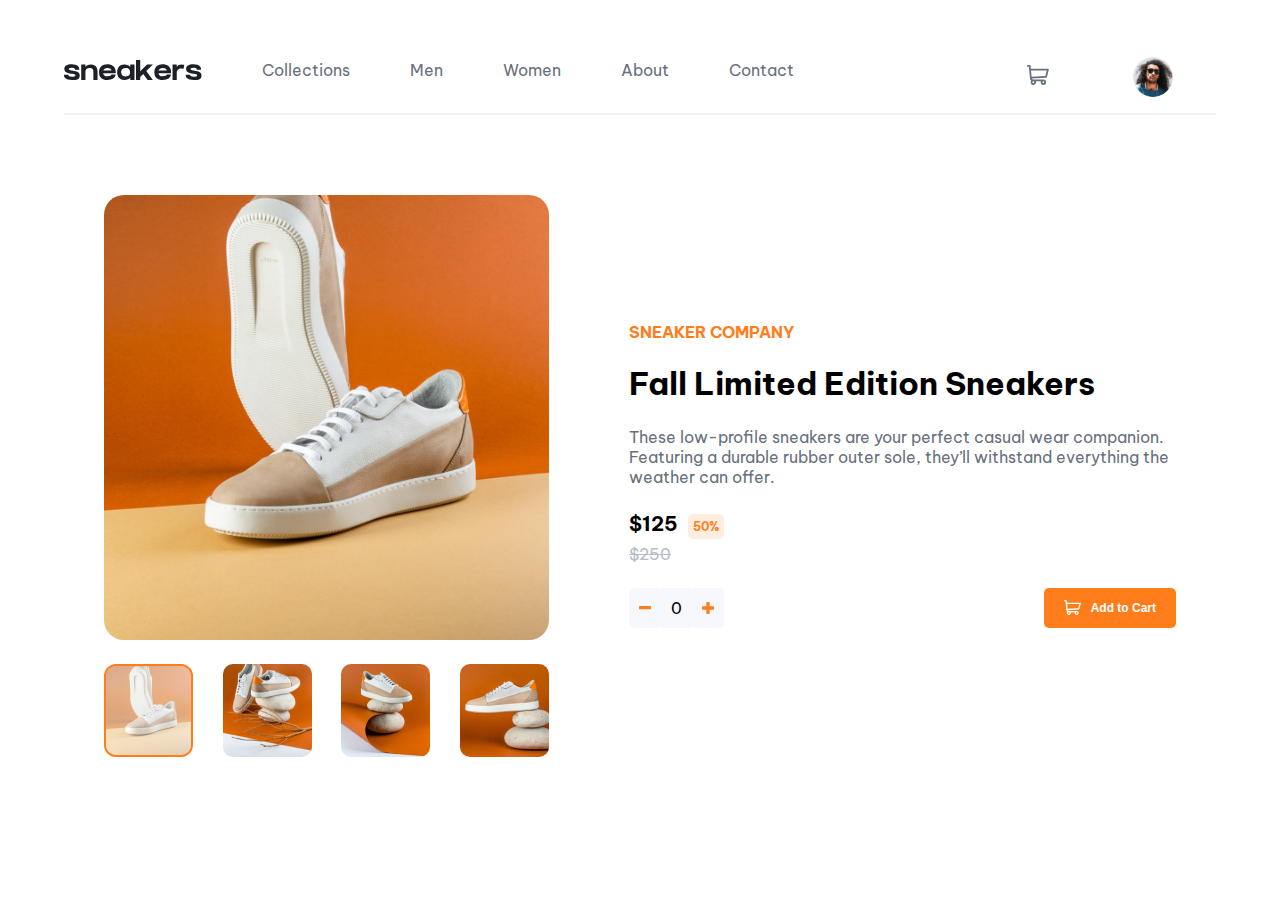
<file: index.html>
<!DOCTYPE html>
<html lang="en">

<head>
    <meta charset="UTF-8">
    <meta name="viewport" content="width=device-width, initial-scale=1.0">
    <title>Product Page</title>

    <link rel="preconnect" href="https://fonts.googleapis.com">
    <link rel="preconnect" href="https://fonts.gstatic.com" crossorigin>
    <link href="https://fonts.googleapis.com/css2?family=Be+Vietnam+Pro:wght@400;700&display=swap" rel="stylesheet">

    <link rel="stylesheet" href="./styles.css">
</head>

<body>
    <header class="container">
        <div class="open-nav" id="openMobileNav">
            <img src="./images/icon-menu.svg" alt="">
        </div>
        <div class="logo">
            <img src="./images/logo.svg" alt="logo">
        </div>
        <nav id="nav">
            <div class="close-nav" id="closeMobileNav">
                <img src="./images/icon-close.svg" alt="">
            </div>
            <a href="#" class="nav-link">Collections</a>
            <a href="#" class="nav-link">Men</a>
            <a href="#" class="nav-link">Women</a>
            <a href="#" class="nav-link">About</a>
            <a href="#" class="nav-link">Contact</a>
        </nav>
        <div class="details">
            <div style="position:relative" id="togglModal">
                <img src="./images/icon-cart.svg" alt="cart" class="cart-img" data-added-to-cart="3">
                <span id="badge" class="badge visibility-hidden">
                    <!-- Add count here using JS -->
                </span>
            </div>
            <div class="cart-modal visibility-hidden" id="cartModal">
                <p class="cart-modal-title">
                    Cart
                </p>
                <p class="empty-cart-message" id="cartMessage">Your cart is empty</p>
                <div class="modal-main" id="modalMain">
                    <div class="cart-modal-content">
                        <div class="cart-image">
                            <img src="./images/image-product-1.jpg" alt="">
                        </div>
                        <div class="cart-details" id="cartDetails">
                            <!-- Everything in here will be added by JS -->
                        </div>
                        <div class="cart-empty" id="emptyCart">
                            <img src="./images/icon-delete.svg" alt="">
                        </div>
                    </div>
                    <div class="cart-modal-checkout">
                        <button class="modal-checkout orange-btn">Checkout</button>
                    </div>
                </div>
            </div>
            <img src="./images/image-avatar.png" alt="avatar" class="avatar-img">

        </div>
    </header>
    <main class="container m-auto">
        <div class="slider">
            <div class="slider-images">
                <img src="./images/image-product-1.jpg" alt="slider-image" class="slider-image">
                <div class="next-image" id="nextImageBtn">
                    <img src="./images/icon-next.svg" alt="">
                </div>
                <div class="previous-image" id="previousImageBtn">
                    <img src="./images/icon-previous.svg" alt="">
                </div>
            </div>
            <div class="slider-thumbnails">
                <div class="thumbnail-container main" id="1">
                    <img src="./images/image-product-1-thumbnail.jpg" alt="slider thumbnail" class="slider-thumbnail"
                        id="1">
                </div>
                <div class="thumbnail-container main" id="2">
                    <img src="./images/image-product-2-thumbnail.jpg" alt="slider thumbnail" class="slider-thumbnail"
                        id="2">
                </div>
                <div class="thumbnail-container main" id="3">
                    <img src="./images/image-product-3-thumbnail.jpg" alt="slider thumbnail" class="slider-thumbnail"
                        id="3">
                </div>
                <div class="thumbnail-container main" id="4">
                    <img src="./images/image-product-4-thumbnail.jpg" alt="slider thumbnail" class="slider-thumbnail"
                        id="4">
                </div>
            </div>
        </div>
        <div class="product-details">
            <h2 class="product-manufacturer">
                Sneaker Company
            </h2>
            <h1 class="product-name" id="productName">
                Fall Limited Edition Sneakers
            </h1>
            <p class="product-description">
                These low-profile sneakers are your perfect casual wear companion. Featuring a durable rubber outer
                sole, they’ll withstand everything the weather can offer.
            </p>
            <div class="price-details">
                <div class="product-price">
                    <p class="discounted-price">$<span id="discountedPrice">125</span><span
                            class="discount-percentage">50%</span></p>
                    <p class="main-price">$250</p>
                </div>

            </div>
            <div class="adding-to-cart">
                <div class="number-of-items">
                    <button class="decrement" id="decrement"><img src="./images/icon-minus.svg" alt=""></button>
                    <p class="item-count" id="itemCount">0</p>
                    <button class="increment" id="increment"><img src="./images/icon-plus.svg" alt=""></button>
                </div>
                <button class="add-to-cart orange-btn" id="addToCart">
                    <img src="./images/icon-cart.svg" class="add-to-cart-icon">
                    Add to Cart
                </button>
            </div>
        </div>
    </main>
    <div class="slider-modal display-none">
        <div class="slider">
            <div class="close-modal" id="closeModal">
                <img src="./images/icon-close.svg" alt="close modal">
            </div>
            <div class="slider-images">
                <img src="./images/image-product-1.jpg" alt="slider-image" class="slider-image for-modal">
                <div class="next-image" id="nextModalBtn">
                    <img src="./images/icon-next.svg" alt="">
                </div>
                <div class="previous-image" id="previousModalBtn">
                    <img src="./images/icon-previous.svg" alt="">
                </div>
            </div>
            <div class="slider-thumbnails">
                <div class="thumbnail-container for-modal" id="1">
                    <img src="./images/image-product-1-thumbnail.jpg" alt="slider thumbnail" class="slider-thumbnail"
                        id="1">
                </div>
                <div class="thumbnail-container for-modal" id="2">
                    <img src="./images/image-product-2-thumbnail.jpg" alt="slider thumbnail" class="slider-thumbnail"
                        id="2">
                </div>
                <div class="thumbnail-container for-modal" id="3">
                    <img src="./images/image-product-3-thumbnail.jpg" alt="slider thumbnail" class="slider-thumbnail"
                        id="3">
                </div>
                <div class="thumbnail-container for-modal" id="4">
                    <img src="./images/image-product-4-thumbnail.jpg" alt="slider thumbnail" class="slider-thumbnail"
                        id="4">
                </div>
            </div>
        </div>
    </div>





    <script src="./slider.js"></script>
    <script src="./index.js"></script>
</body>

</html>
</file>
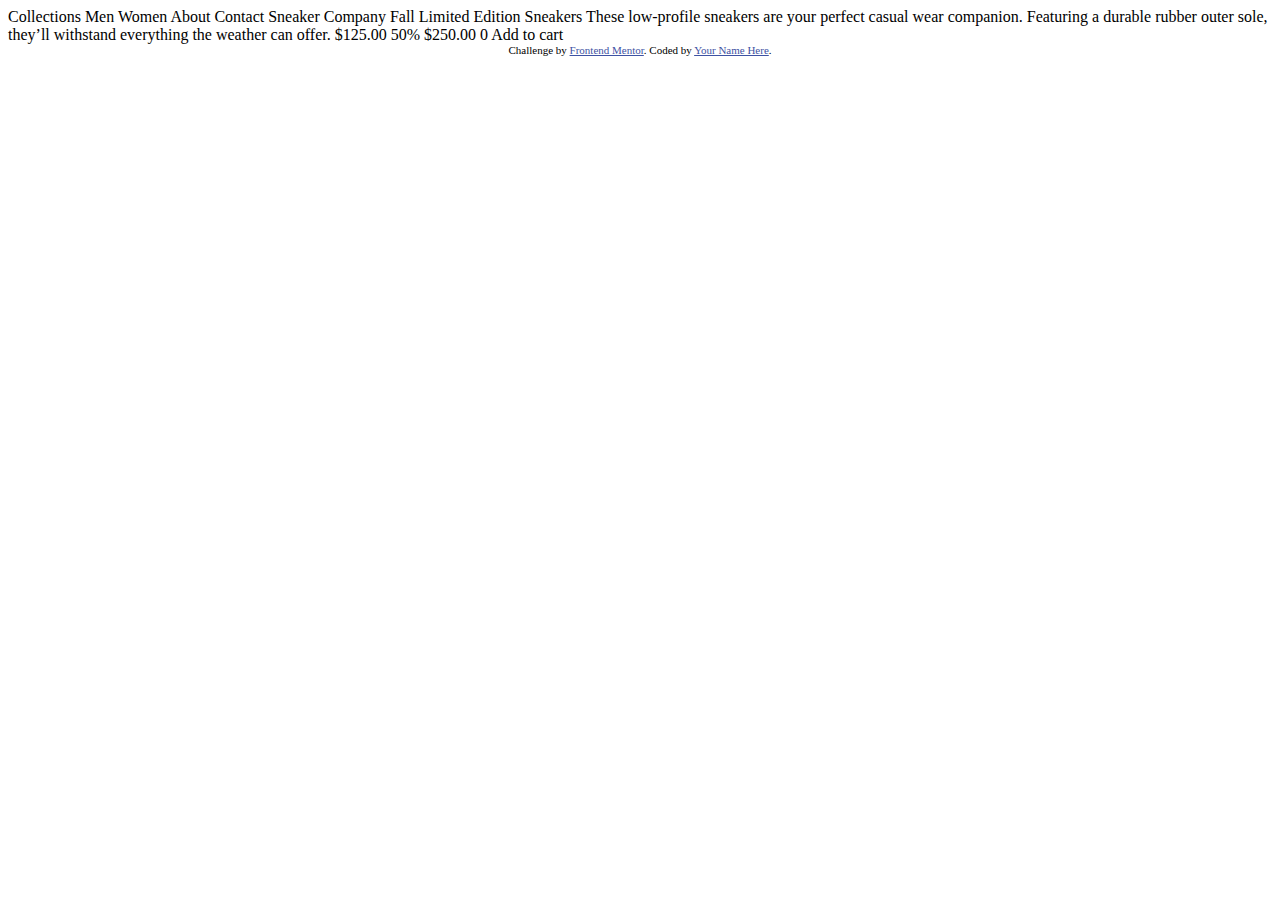
<file: others/index.html>
<!DOCTYPE html>
<html lang="en">
<head>
  <meta charset="UTF-8">
  <meta name="viewport" content="width=device-width, initial-scale=1.0"> <!-- displays site properly based on user's device -->

  <link rel="icon" type="image/png" sizes="32x32" href="./images/favicon-32x32.png">
  
  <title>Frontend Mentor | E-commerce product page</title>

  <!-- Feel free to remove these styles or customise in your own stylesheet 👍 -->
  <style>
    .attribution { font-size: 11px; text-align: center; }
    .attribution a { color: hsl(228, 45%, 44%); }
  </style>
</head>
<body>

  Collections
  Men
  Women
  About
  Contact

  Sneaker Company

  Fall Limited Edition Sneakers

  These low-profile sneakers are your perfect casual wear companion. Featuring a 
  durable rubber outer sole, they’ll withstand everything the weather can offer.

  $125.00
  50%
  $250.00

  0
  Add to cart
  
  <div class="attribution">
    Challenge by <a href="https://www.frontendmentor.io?ref=challenge" target="_blank">Frontend Mentor</a>. 
    Coded by <a href="#">Your Name Here</a>.
  </div>
</body>
</html>
</file>
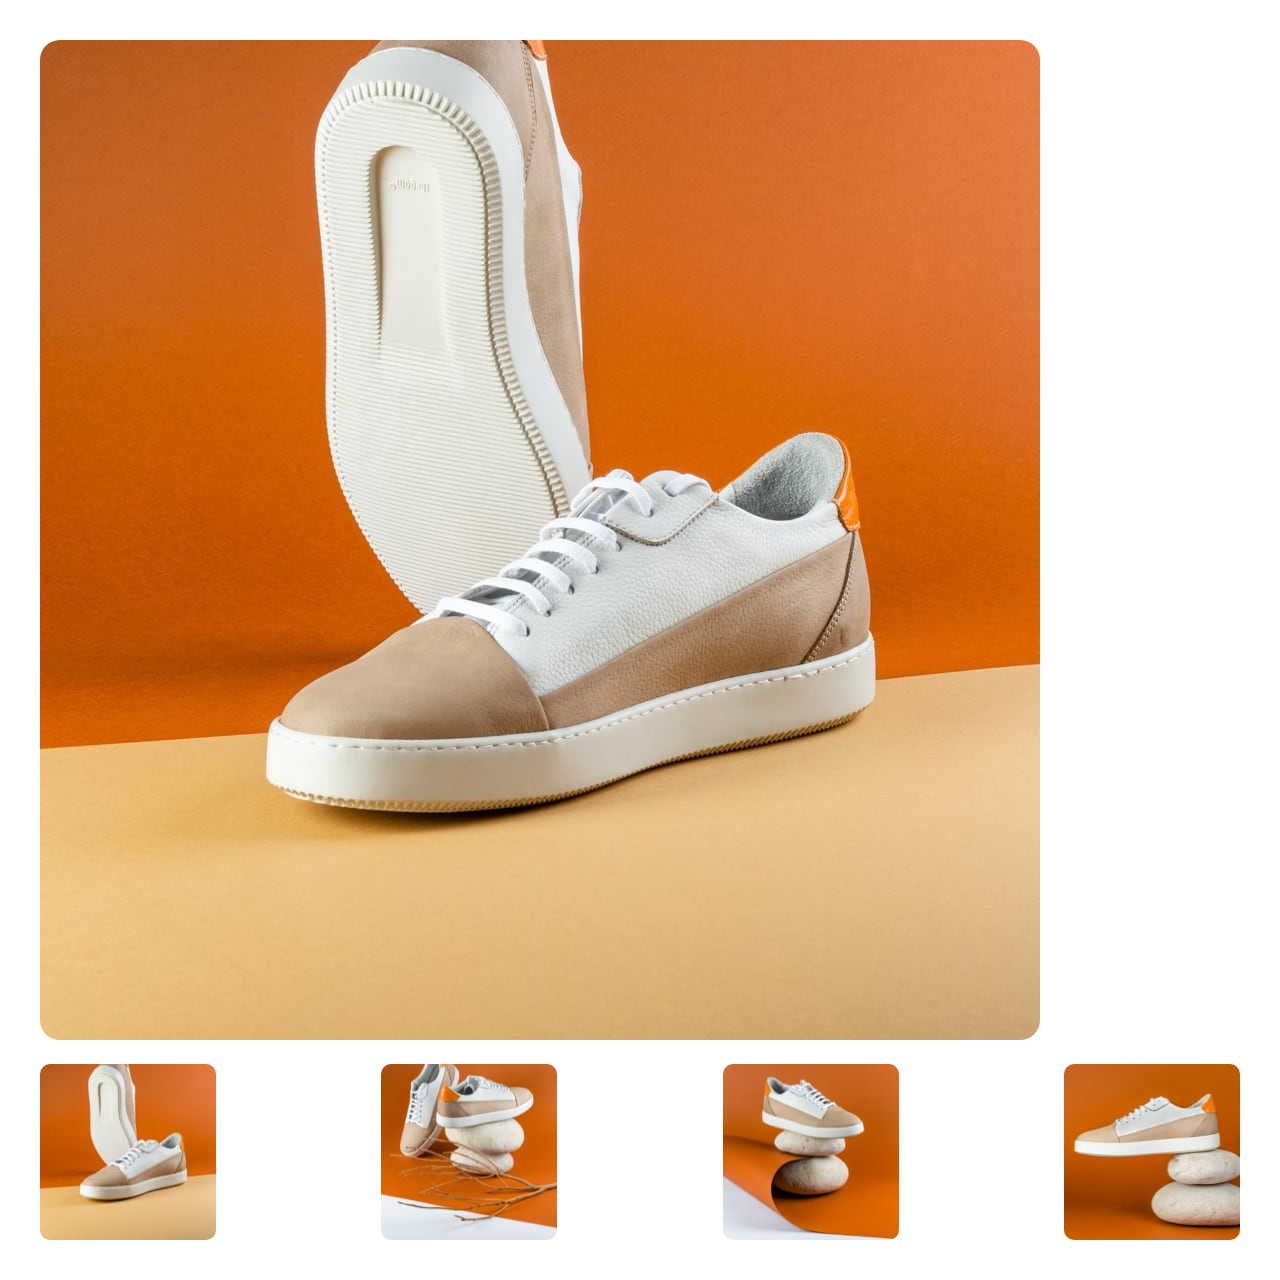
<file: slider.html>
<!DOCTYPE html>
<html lang="en">

<head>
    <meta charset="UTF-8">
    <meta http-equiv="X-UA-Compatible" content="IE=edge">
    <meta name="viewport" content="width=device-width, initial-scale=1.0">
    <title>Slider</title>

    <link rel="stylesheet" href="./styles.css">
</head>

<body>
    <div class="slider">
        <div class="slider-images">
            <img src="/images/image-product-1.jpg" alt="slider-image" class="slider-image">
            <div class="next-image" id="nextImageBtn">
                <img src="/images/icon-next.svg" alt="">
            </div>
            <div class="previous-image" id="previousImageBtn">
                <img src="/images/icon-previous.svg" alt="">
            </div>
        </div>
        <div class="slider-thumbnails">
            <img src="/images/image-product-1-thumbnail.jpg" alt="slider thumbnail" class="slider-thumbnail" id="1">
            <img src="/images/image-product-2-thumbnail.jpg" alt="slider thumbnail" class="slider-thumbnail" id="2">
            <img src="/images/image-product-3-thumbnail.jpg" alt="slider thumbnail" class="slider-thumbnail" id="3">
            <img src="/images/image-product-4-thumbnail.jpg" alt="slider thumbnail" class="slider-thumbnail" id="4">
        </div>
    </div>

    <script src="./slider.js"></script>
</body>

</html>
</file>
<file: styles.css>
:root {
    --orange: hsl(26, 100%, 55%);
    --pale-orange: hsl(25, 100%, 94%);
}

body {
    font-family: 'Be Vietnam Pro', sans-serif;
    margin: 0;
}

.m-auto {
    margin: auto
}

button {
    border: none;
    display: flex;
    align-items: center;
    height: 40px;
    padding: 10px 20px;
    border-radius: 5px;
    font-weight: 700;
    font-size: .75em;
}

.orange-btn {
    background: var(--orange);
    color: white;
}

header {
    display: flex;
    align-items: center;
    margin: 20px auto 20px auto;
    border-bottom: 2px solid hsla(220, 14%, 75%, 0.2);
}

nav.menu-open {
    display: flex;
}

.nav-link {
    color: hsl(219, 9%, 45%);
    text-decoration: none;
}

.nav-link:hover {
    border-bottom: 3px solid var(--orange)
}

.open-nav {
    margin-right: 20px;
    display: flex;
    align-items: center;
}

.close-nav {
    padding: 0 20px;
    margin-bottom: 30px;
}

.details {
    display: flex;
    align-items: center;
    margin-left: auto;
    width: 20%;
    justify-content: space-around;
    z-index: 1;
}

/* Cart Modal styles */
.cart-modal {
    position: absolute;
    background: #fff;
    top: 90px;
    min-width: 300px;
    right: 5%;
    border-radius: 5px;
    padding: 10px;
    box-shadow: 0px 5px 22px 0px rgb(0 0 0 / 30%);
    min-height: 150px;
}

.cart-modal-title {
    margin-block: 0.5em;
    font-weight: 700;
    border-bottom: 2px solid hsla(220, 14%, 75%, 30%);
    padding-bottom: 10px;
}

.modal-main {
    display: none;
}

.cart-modal-content {
    display: flex;
    justify-content: space-between;
    align-items: center;
    gap: 10px;
}

.cart-content {
    display: flex;
    flex-direction: column;
}

.cart-img {
    height: 20px;
    cursor: pointer;
}

.badge {
    position: absolute;
    right: -10px;
    top: -7px;
    min-width: 10px;
    min-height: 10px;
    line-height: 10px;
    padding: 2px 5px;
    color: #fff;
    background-color: var(--orange);
    font-size: 10px;
    border-radius: 20px;
    border: solid 1px var(--orange);
    display: flex;
    justify-content: center;
}

.badge:hover {
    cursor: pointer;
}

.cart-img:hover {
    filter: brightness(0) saturate(100%);
}

.cart-image img {
    width: 40px;
    border-radius: 5px;
}

.empty-cart-message {
    align-self: center;
    justify-self: center;
    color: hsl(219, 9%, 45%);
    font-weight: 700;
}

.cart-details {
    color: hsl(219, 9%, 45%);
}

.cart-details p {
    display: inline;
}

.cart-empty:hover {
    cursor: pointer;
}

.modal-total {
    font-weight: 700;
    color: hsl(0, 0%, 0%);
    font-size: 16px;
}

.modal-checkout {
    width: 100%;
    justify-content: center;
    margin-top: 10px;
}

.modal-checkout:hover {
    cursor: pointer;
    opacity: 50%
}

/* ------ */

.avatar-img {
    height: 30px;
    border-radius: 50%;
    border: 2px solid transparent;
}

.avatar-img:hover {
    cursor: pointer;
    border: 2px solid var(--orange);
}

main {
    display: flex;
}

.product-details {
    display: flex;
    flex-direction: column;
    padding: 40px;
    justify-content: center;
}

.product-manufacturer {
    color: var(--orange);
    font-size: 16px;
    text-transform: uppercase;
}

.product-name {
    margin-block: 0.5rem;
}

.product-description {
    color: hsl(219, 9%, 45%);
    font-size: 16px;
}

.price-details {
    display: flex;
    align-items: baseline;
}

.discounted-price {
    font-size: 1.25rem;
    font-weight: 700;
    margin-block: .5rem;
}

.main-price {
    color: hsl(220, 14%, 75%);
    text-decoration: line-through;
    margin-block: .5rem;
}

.discount-percentage {
    margin-block: 1.5em;
    font-size: 12px;
    margin-left: 10px;
    background: var(--pale-orange);
    color: var(--orange);
    padding: 5px;
    border-radius: 5px;
}

.adding-to-cart {
    display: flex;
    align-items: center;
    justify-content: space-between;

}

.number-of-items {
    display: flex;
    align-items: center;
}

.number-of-items button {
    border: none;
    padding: 0 10px;
}

.number-of-items button:hover {
    cursor: pointer;
    opacity: 50%;
}

.item-count {
    padding: 0 10px;
    display: flex;
    align-items: center;
}

.number-of-items button,
.item-count {
    height: 40px;
    background: hsl(223, 64%, 98%);
}

.add-to-cart:hover {
    cursor: pointer;
    opacity: 50%;
}

.add-to-cart img {
    margin-right: 10px;
    height: 15px;
}

.add-to-cart-icon {
    filter: brightness(0) saturate(100%) invert(100%) sepia(100%) saturate(0%) hue-rotate(12deg) brightness(107%) contrast(101%)
}

/* Slider Styles */
.slider-images {
    position: relative;
}

.slider-images:hover {
    cursor: pointer;
}

.slider-image {
    max-width: 100%;
    margin-bottom: 20px;
}

.next-image,
.previous-image {
    position: absolute;
    top: 40%;
    background: #fff;
    border-radius: 50%;
    height: 40px;
    width: 40px;
}

.next-image {
    right: 30px;
    display: flex;
    align-items: center;
    justify-content: center;
}

.next-image img {
    margin-right: -5px;
}

.previous-image {
    left: 30px;
    display: flex;
    align-items: center;
    justify-content: center;
}

.previous-image img {
    margin-left: -5px;
}

.thumbnail-container {
    max-width: 20%;
}

.thumbnail-container.active {
    border: 2px solid var(--orange);
    box-sizing: border-box;
    border-radius: 12px;
}

.thumbnail-container.active img,
.thumbnail-container.for-modal.active img {
    cursor: pointer;
    opacity: .5;
    transition: all 0.3s ease;
    height: 100%;
}

.thumbnail-container:hover,
.thumbnail-container.for-modal.active {
    background-color: #fff;
    border-radius: 12px;
}

.slider-thumbnails {
    display: none;
}

.slider-thumbnail {
    max-width: 100%;
    box-sizing: border-box;
    border-radius: 10px;
    height: 100%;
}

.slider-thumbnail:hover {
    cursor: pointer;
    opacity: .5;
    transition: all 0.3s ease
}

/* Slider modal styles */
.slider-modal {
    background: rgba(0, 0, 0, 0.7);
    position: absolute;
    width: 100vw;
    height: 100vh;
    top: 0;
    z-index: 3;
    /* Will change this using JS */
    display: flex;
    align-items: center;
    justify-content: center;
}

.slider-modal .slider {
    width: 30%;
}

.slider-modal .next-image,
.slider-modal .previous-image {
    display: flex;
    justify-content: center;
    align-items: center;
}

.next-image:hover img,
.previous-image:hover img {
    filter: invert(54%) sepia(89%) saturate(1667%) hue-rotate(346deg) brightness(99%) contrast(103%);
}

.slider-modal .next-image:hover,
.slider-modal .previous-image:hover {
    cursor: pointer;
}

.close-modal {
    display: flex;
    justify-content: flex-end;
}

.close-modal:hover {
    cursor: pointer;
}

.close-modal img {
    filter: brightness(0) saturate(100%) invert(100%) sepia(100%) saturate(0%) hue-rotate(12deg) brightness(107%) contrast(101%);
    height: 20px;
    margin-bottom: 20px;
}

.close-modal:hover img {
    filter: invert(54%) sepia(89%) saturate(1667%) hue-rotate(346deg) brightness(99%) contrast(103%);
}


@media all and (max-width:50em) {
    header {
        width: 90%;
    }

    main {
        display: block;
    }

    main.container {
        width: 100%;
    }

    main.m-auto {
        margin: 0;
    }

    nav {
        display: none;
        flex-direction: column;
        position: absolute;
        background: #fff;
        top: 0;
        left: 0;
        height: 100%;
        width: 50%;
        padding-top: 40px;
        z-index: 1;
    }

    .nav-link {
        padding: 10px 20px;
        text-decoration: none;
        font-weight: 700;
        color: hsl(0, 0%, 0%);
        font-size: 18px;
    }

    .product-price {
        display: flex;
        align-items: center;
        justify-content: space-between;
        width: 100%;
    }

    .adding-to-cart {
        flex-direction: column;
    }

    .number-of-items {
        width: 100%;
        justify-content: space-between;
    }

    .add-to-cart {
        width: 100%;
        justify-content: center;
    }
}

@media all and (min-width:50em) {
    header {
        margin: 40px auto 40px auto;
    }

    .container {
        max-width: 90%;
    }

    nav {
        margin-left: 40px;
        display: flex;
        flex-direction: row;
        gap: 20px;
    }

    .open-nav {
        display: none;
    }

    .close-nav {
        display: none;
    }

    .logo {
        padding-bottom: 10px;
    }

    .nav-link {
        padding: 20px 20px 30px 20px;
        border-bottom: 3px solid transparent;
    }

    .details {
        width: 20%;
    }

    .avatar-img {
        height: 40px;
    }

    .slider {
        padding: 40px;
    }

    .slider-image {
        border-radius: 20px;
    }

    .next-image,
    .previous-image {
        display: none;
    }

    .next-image {
        right: -20px;
    }

    .previous-image {
        left: -20px;
    }

    .slider-thumbnails {
        display: flex;
        justify-content: space-between;
    }
}

.display-flex {
    display: flex;
}

.display-block {
    display: block;
}

.display-none {
    display: none;
}

.visibility-hidden {
    visibility: hidden;
}
</file>
